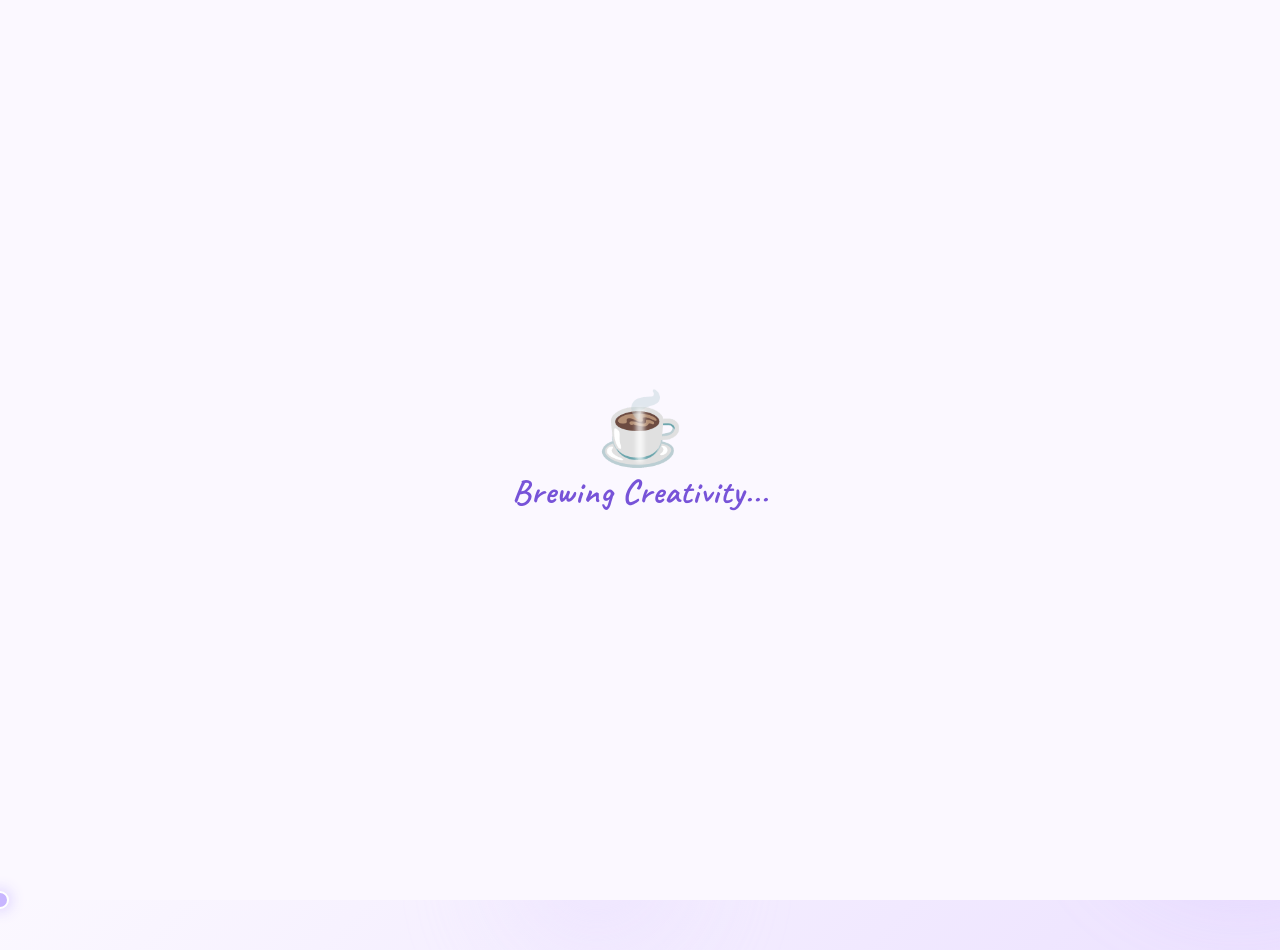
<file: index.html>
<!DOCTYPE html>
<html lang="en">

<head>
    <meta charset="UTF-8">
    <meta name="viewport" content="width=device-width, initial-scale=1.0">
    <title>Pixels & Coffee</title>
    <link rel="stylesheet" href="style.css">
    <link rel="preconnect" href="https://fonts.googleapis.com">
    <link rel="preconnect" href="https://fonts.gstatic.com" crossorigin>
    <link href="https://fonts.googleapis.com/css2?family=Caveat:wght@700&display=swap" rel="stylesheet">
</head>

<body>

    <div class="doodles">
        <span class="d1">☕</span>
        <span class="d2">✨</span>
        <span class="d3">🌸</span>
        <span class="d4">💜</span>
        <span class="d5">☁️</span>
    </div>

    <!-- Loading Screen -->
    <div id="loading-screen">

        <div class="coffee-loader">
            ☕
        </div>

        <div class="steam">
            <span></span>
            <span></span>
            <span></span>
        </div>

        <h2>Brewing Creativity...</h2>

    </div>

    <!-- Background -->
    <div class="blob blob1"></div>
    <div class="blob blob2"></div>
    <div class="blob blob3"></div>

    <!-- Landing Page -->
    <section class="landing">
        <div class="left">
            <h3>Hello, I'm</h3>
            <h1>Pixels & Coffee</h1>
            <p class="tagline">
                Turning Ideas Into Interfaces
            </p>

            <p class="small-text">
                Welcome to my little corner of creativity,
                where every pixel has a purpose
                and every coffee fuels a new idea.
            </p>

            <a href="home.html" class="enter-btn">
                Enter My World →
            </a>
        </div>

        <div class="right">
            <img src="Images/Coffee.png" alt="Coffee" class="Coffee">
            <img src="Images/About-Laptop.png" alt="About-Laptop" class="About-Laptop">
            <img src="Images/Books.png" alt="Books" class="Books">
            <img src="Images/About-Coffee.png" alt="About-Coffee" class="About-Coffee">
            <img src="Images/Star.png" alt="Star" class="Star">
        </div>
    </section>

    <!-- Footer -->
    <footer>
        Made with ☕ & 💜 by
        <span>Kanishka Goel</span>
    </footer>

    <div class="cursor"></div>
    <script src="script.js"></script>
    
</body>
</html>
</file>
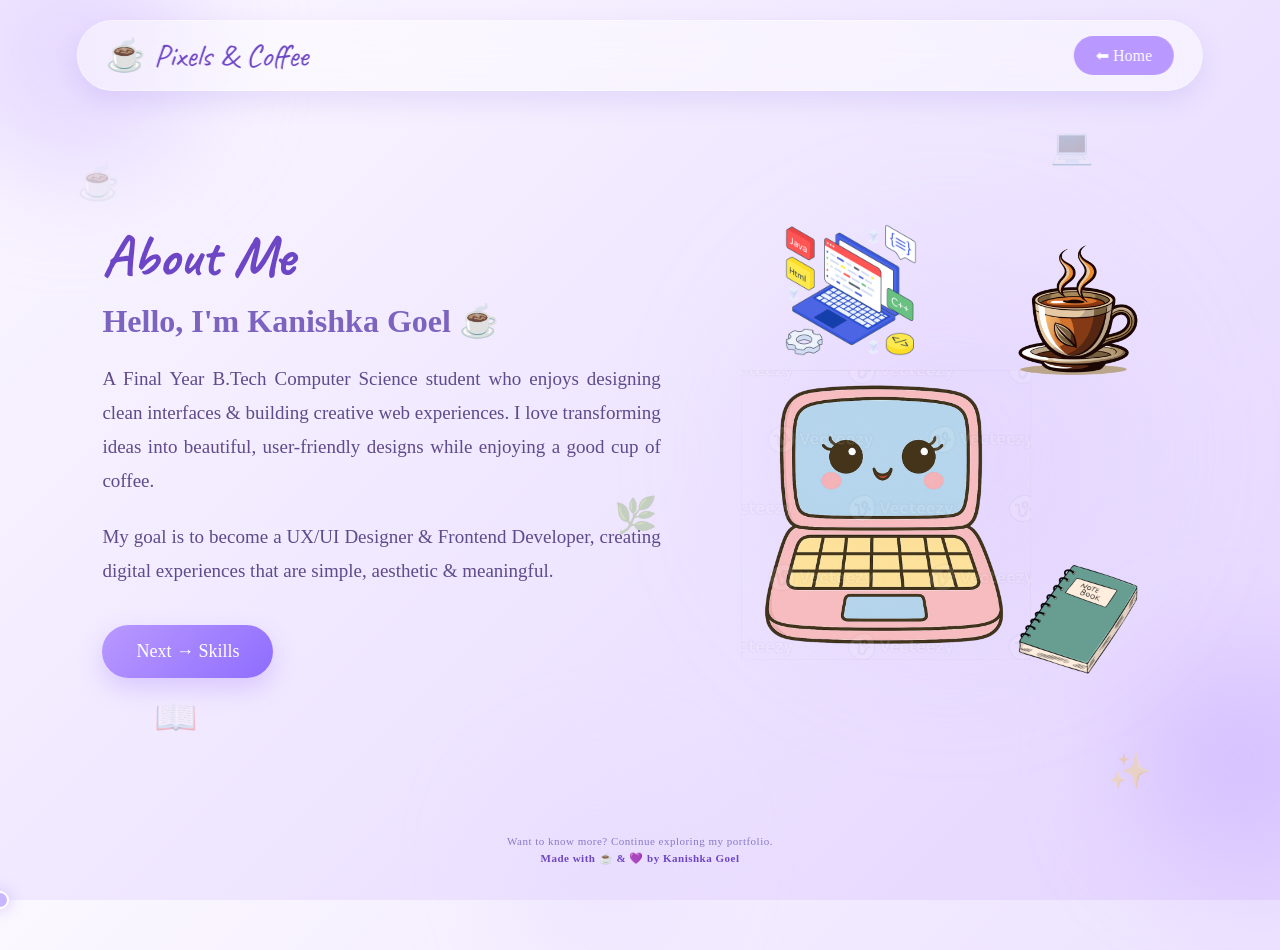
<file: about.html>
<!DOCTYPE html>
<html lang="en">

<head>
    <meta charset="UTF-8">
    <meta name="viewport" content="width=device-width, initial-scale=1.0">
    <title>About | Pixels & Coffee</title>
    <link rel="stylesheet" href="style.css">
    <link rel="preconnect" href="https://fonts.googleapis.com">
    <link rel="preconnect" href="https://fonts.gstatic.com" crossorigin>
    <link href="https://fonts.googleapis.com/css2?family=Caveat:wght@700&display=swap" rel="stylesheet">
</head>

<body>
    <div class="blob blob1"></div>
    <div class="blob blob2"></div>
    <div class="blob blob3"></div>

    <div class="doodles">
        <span class="d1">☕</span>
        <span class="d2">💻</span>
        <span class="d3">📖</span>
        <span class="d4">✨</span>
        <span class="d5">🌿</span>
    </div>

    <nav class="floating-nav">
        <div class="logo">
            ☕ Pixels & Coffee
        </div>

        <a href="home.html" class="home-btn">
            ⬅ Home
        </a>
    </nav>

    <section class="about-page">
        <div class="about-left">
            <h1>About Me</h1>
            <h2>Hello, I'm Kanishka Goel ☕</h2>

            <p>
                A Final Year B.Tech Computer Science student who enjoys
                designing clean interfaces & building creative web
                experiences. I love transforming ideas into beautiful,
                user-friendly designs while enjoying a good cup of coffee.
            </p>

            <p>
                My goal is to become a UX/UI Designer & Frontend Developer,
                creating digital experiences that are simple, aesthetic &
                meaningful.
            </p>

            <a href="skills.html" class="enter-btn">
                Next → Skills
            </a>
        </div>

        <div class="about-right">
            <img src="Images/About-Laptop.png" alt="Coding">
            <img src="Images/About-Coffee.png" alt="Coffee">
            <img src="Images/Laptop.png" alt="Laptop">
            <img src="Images/About-Notebook.png" alt="Notebook">
        </div>
    </section>

    <footer>
        <p>Want to know more? Continue exploring my portfolio.</p>
        <span>Made with ☕ & 💜 by Kanishka Goel</span>
    </footer>

    <div class="cursor"></div>
    <script src="script.js"></script>
</body>
</html>
</file>
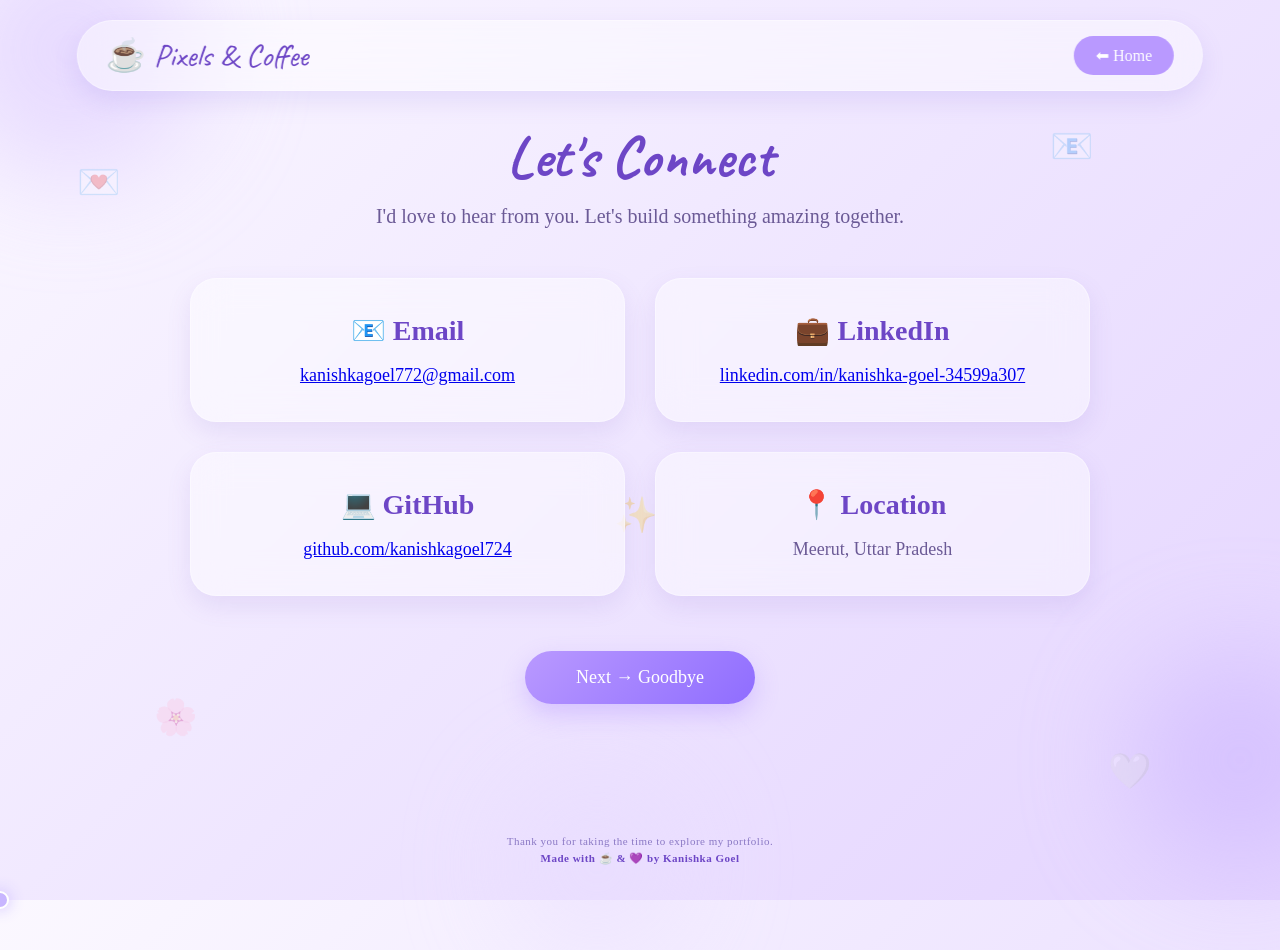
<file: contact.html>
<!DOCTYPE html>
<html lang="en">

<head>
    <meta charset="UTF-8">
    <meta name="viewport" content="width=device-width, initial-scale=1.0">
    <title>Contact | Pixels & Coffee</title>
    <link rel="stylesheet" href="style.css">
    <link rel="preconnect" href="https://fonts.googleapis.com">
    <link rel="preconnect" href="https://fonts.gstatic.com" crossorigin>
    <link href="https://fonts.googleapis.com/css2?family=Caveat:wght@700&display=swap" rel="stylesheet">
</head>

<body>
    <div class="blob blob1"></div>
    <div class="blob blob2"></div>
    <div class="blob blob3"></div>

    <div class="doodles">
        <span class="d1">💌</span>
        <span class="d2">📧</span>
        <span class="d3">🌸</span>
        <span class="d4">🤍</span>
        <span class="d5">✨</span>
    </div>

    <nav class="floating-nav">
        <div class="logo">
            ☕ Pixels & Coffee
        </div>

        <a href="home.html" class="home-btn">
            ⬅ Home
        </a>
    </nav>

    <section class="contact-page">
        <div class="contact-heading">
            <h1>Let's Connect</h1>
            <p>
                I'd love to hear from you. Let's build something amazing together.
            </p>
        </div>
       <div class="contact-box">
    
        <div class="contact-card">
        <h2>📧 Email</h2>
        <p>
            <a href="mailto:kanishkagoel772@gmail.com">
                kanishkagoel772@gmail.com
            </a>
        </p>
    </div>

    <div class="contact-card">
        <h2>💼 LinkedIn</h2>
        <p>
            <a href="https://www.linkedin.com/in/kanishka-goel-34599a307/" target="_blank">
                linkedin.com/in/kanishka-goel-34599a307
            </a>
        </p>
    </div>

    <div class="contact-card">
        <h2>💻 GitHub</h2>
        <p>
            <a href="https://github.com/kanishkagoel724" target="_blank">
                github.com/kanishkagoel724
            </a>
        </p>
    </div>

    <div class="contact-card">
        <h2>📍 Location</h2>
        <p>Meerut, Uttar Pradesh</p>
    </div>
    </div>

        <a href="goodbye.html" class="enter-btn">
            Next → Goodbye
        </a>
    </section>

    <footer>
        <p>
            Thank you for taking the time to explore my portfolio.
        </p>

        <span>
            Made with ☕ & 💜 by Kanishka Goel
        </span>
    </footer>

    <div class="cursor"></div>
    <script src="script.js"></script>

</body>
</html>
</file>
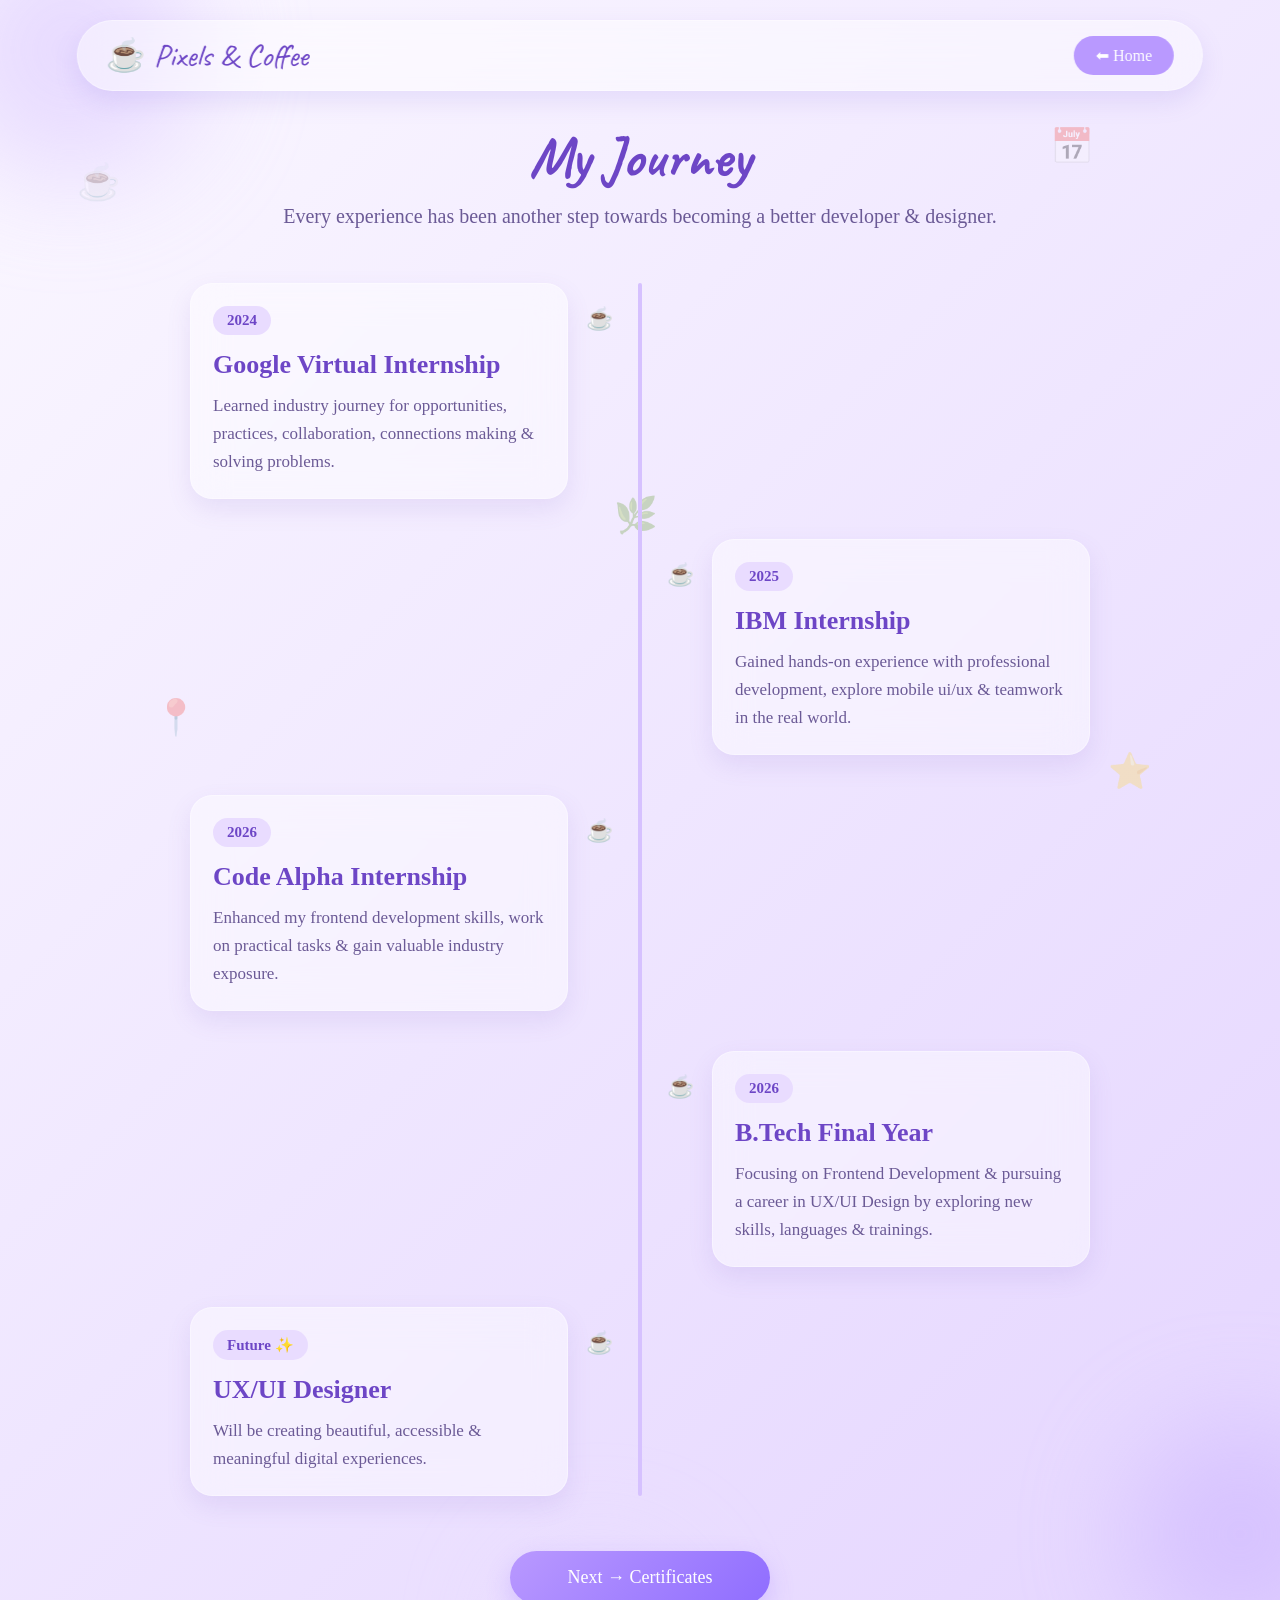
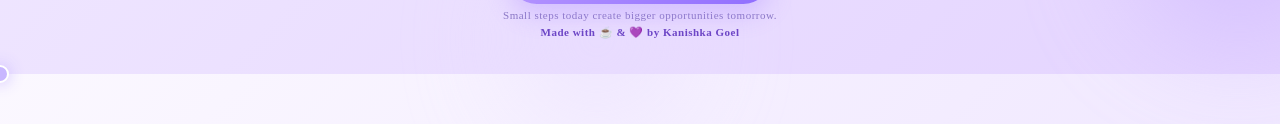
<file: experience.html>
<!DOCTYPE html>
<html lang="en">

<head>
    <meta charset="UTF-8">
    <meta name="viewport" content="width=device-width, initial-scale=1.0">
    <title>Experience | Pixels & Coffee</title>
    <link rel="stylesheet" href="style.css">
    <link rel="preconnect" href="https://fonts.googleapis.com">
    <link rel="preconnect" href="https://fonts.gstatic.com" crossorigin>
    <link href="https://fonts.googleapis.com/css2?family=Caveat:wght@700&display=swap" rel="stylesheet">
</head>

<body>
    <div class="blob blob1"></div>
    <div class="blob blob2"></div>
    <div class="blob blob3"></div>

    <div class="doodles">
        <span class="d1">☕</span>
        <span class="d2">📅</span>
        <span class="d3">📍</span>
        <span class="d4">⭐</span>
        <span class="d5">🌿</span>
    </div>

    <nav class="floating-nav">
        <div class="logo">
            ☕ Pixels & Coffee
        </div>

        <a href="home.html" class="home-btn">
            ⬅ Home
        </a>
    </nav>

    <section class="experience-page">
        <div class="experience-heading">
            <h1>My Journey</h1>
            <p>
                Every experience has been another step towards becoming a better developer & designer.
            </p>
        </div>

        <div class="timeline">
            <div class="timeline-card">
                <span>2024</span>
                <h2>Google Virtual Internship</h2>

                <p>
                    Learned industry journey for opportunities, practices, collaboration, connections making & solving problems.
                </p>
            </div>

            <div class="timeline-card">
                <span>2025</span>
            
                <h2>IBM Internship</h2>

                <p>
                    Gained hands-on experience with professional development, explore mobile ui/ux & teamwork in the real world.
                </p>
            </div>

            <div class="timeline-card">
                <span>2026</span>
            
                <h2>Code Alpha Internship</h2>

                <p>
                    Enhanced my frontend development skills, work on practical tasks & gain valuable industry exposure.
                </p>
            </div>

            <div class="timeline-card">
                <span>2026</span>

                <h2>B.Tech Final Year</h2>

                <p>
                    Focusing on Frontend Development & pursuing a career in UX/UI Design by exploring new skills, languages & trainings.
                </p>
            </div>

            <div class="timeline-card">
                <span>Future ✨</span>

                <h2>UX/UI Designer</h2>

                <p>
                    Will be creating beautiful, accessible & meaningful digital experiences.
                </p>
            </div>
        </div>

        <a href="certificates.html" class="enter-btn">
            Next → Certificates
        </a>
    </section>

    <footer>
        <p>
            Small steps today create bigger opportunities tomorrow.
        </p>

        <span>
            Made with ☕ & 💜 by Kanishka Goel
        </span>
    </footer>

    <div class="cursor"></div>
    <script src="script.js"></script>

</body>
</html>
</file>
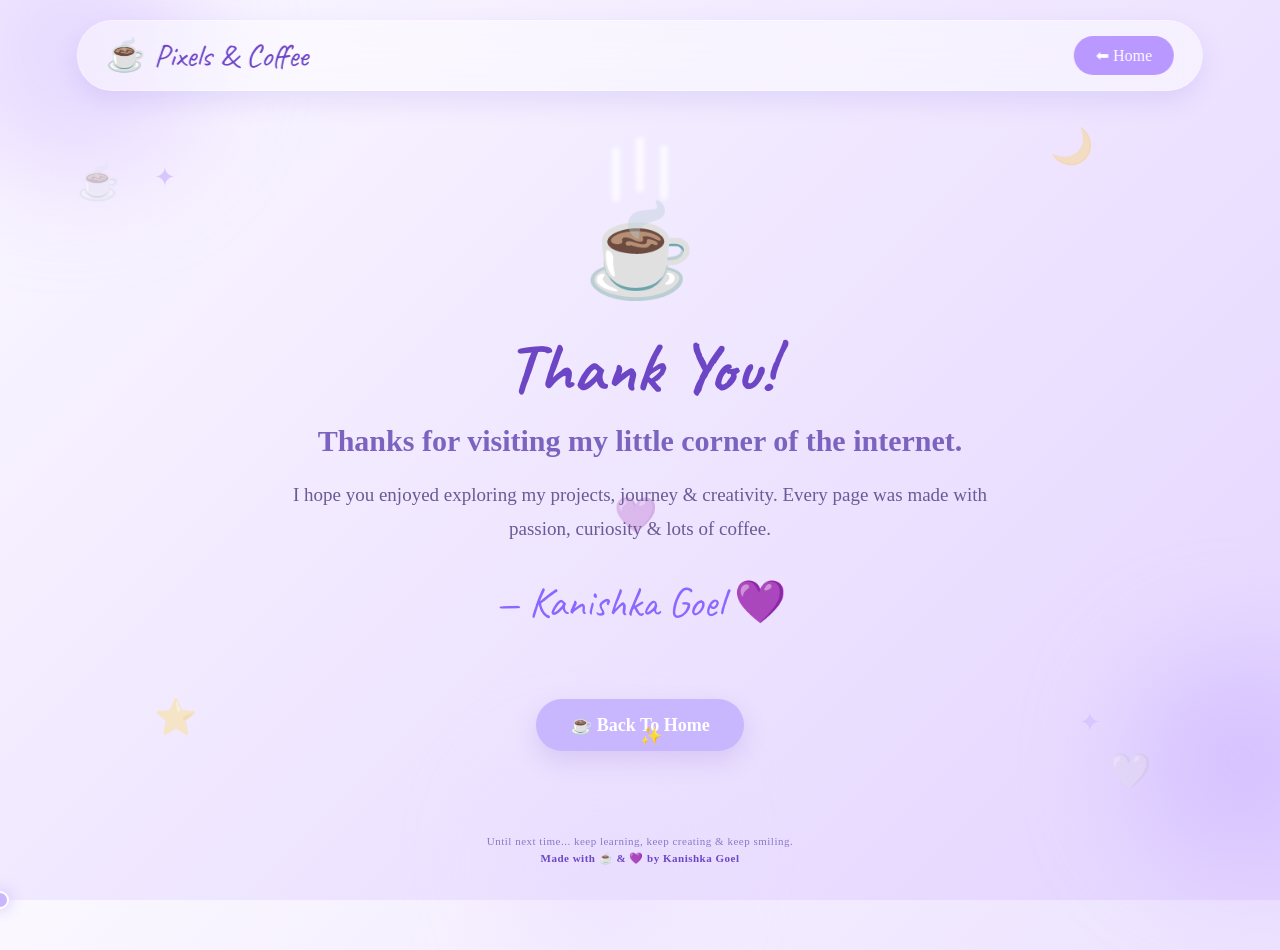
<file: goodbye.html>
<!DOCTYPE html>
<html lang="en">

<head>
    <meta charset="UTF-8">
    <meta name="viewport" content="width=device-width, initial-scale=1.0">
    <title>Goodbye | Pixels & Coffee</title>
    <link rel="stylesheet" href="style.css">
    <link rel="preconnect" href="https://fonts.googleapis.com">
    <link rel="preconnect" href="https://fonts.gstatic.com" crossorigin>
    <link href="https://fonts.googleapis.com/css2?family=Caveat:wght@700&display=swap" rel="stylesheet">
</head>

<body>
    <div class="blob blob1"></div>
    <div class="blob blob2"></div>
    <div class="blob blob3"></div>
    
    <div class="doodles">
        <span class="d1">☕</span>
        <span class="d2">🌙</span>
        <span class="d3">⭐</span>
        <span class="d4">🤍</span>
        <span class="d5">💜</span>
    </div>

    <nav class="floating-nav">
        <div class="logo">
            ☕ Pixels & Coffee
        </div>

        <a href="home.html" class="home-btn">
            ⬅ Home
        </a>
    </nav>

    <section class="goodbye-page">
        <div class="coffee-cup">
            ☕
            <span class="steam steam1"></span>
            <span class="steam steam2"></span>
            <span class="steam steam3"></span>
        </div>

        <h1>Thank You!</h1>
        <h2>Thanks for visiting my little corner of the internet.</h2>

        <p>
            I hope you enjoyed exploring my projects, journey & creativity.
            Every page was made with passion, curiosity & lots of coffee.
        </p>

        <div class="signature">
            — Kanishka Goel 💜
        </div>

        <a href="index.html" class="enter-btn">
            ☕ Back To Home
        </a>
    </section>

    <footer>

        <p>
            Until next time... keep learning, keep creating & keep smiling.
        </p>

        <span>
            Made with ☕ & 💜 by Kanishka Goel
        </span>
    </footer>

    <div class="cursor"></div>
    <script src="script.js"></script>

</body>
</html>
</file>
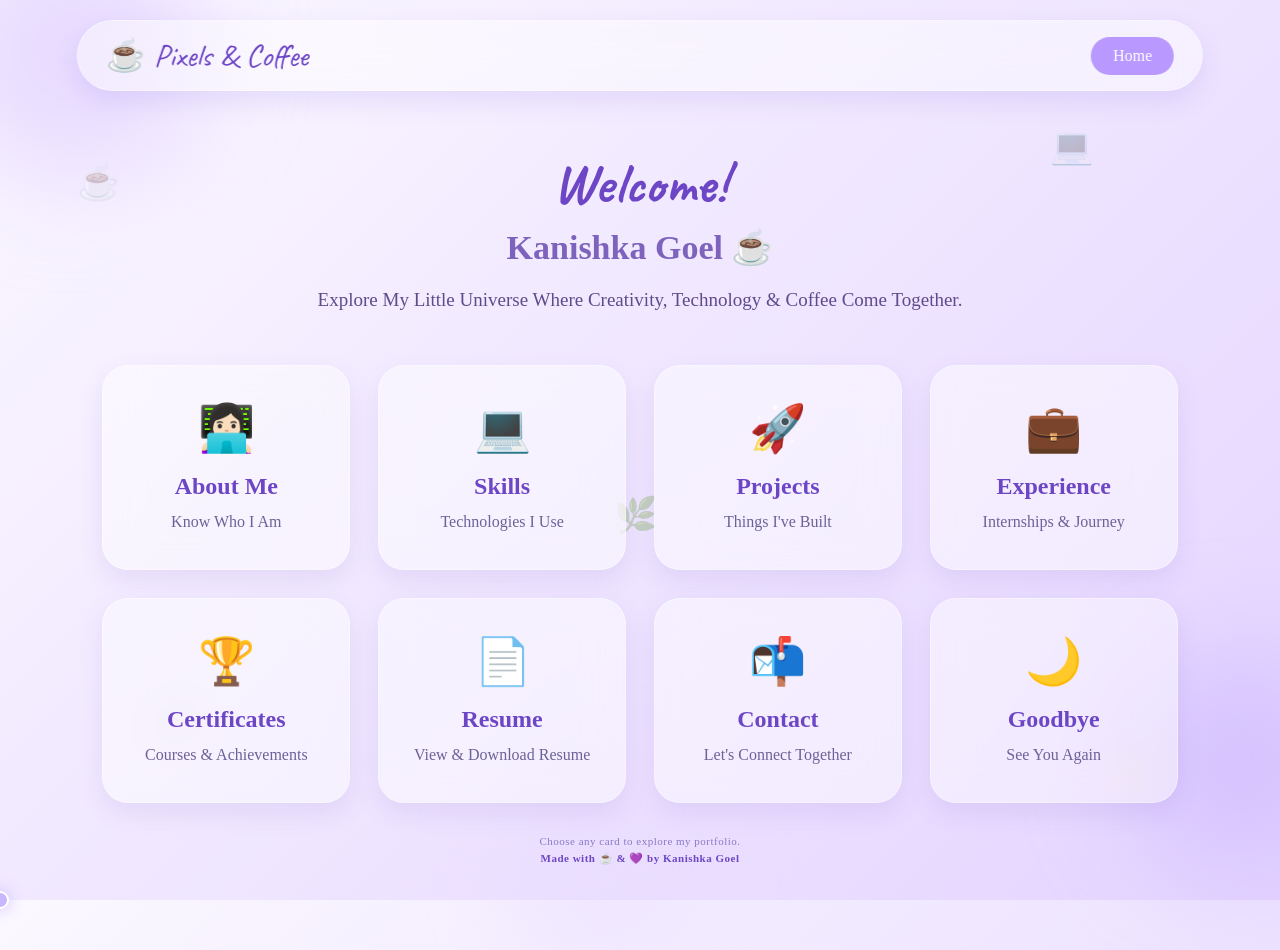
<file: home.html>
<!DOCTYPE html>
<html lang="en">

<head>
    <meta charset="UTF-8">
    <meta name="viewport" content="width=device-width, initial-scale=1.0">
    <title>Home | Pixels & Coffee</title>
    <link rel="stylesheet" href="style.css">
    <link rel="preconnect" href="https://fonts.googleapis.com">
    <link rel="preconnect" href="https://fonts.gstatic.com" crossorigin>
    <link href="https://fonts.googleapis.com/css2?family=Caveat:wght@700&display=swap" rel="stylesheet">
</head>

<body>
    <div class="blob blob1"></div>
    <div class="blob blob2"></div>
    <div class="blob blob3"></div>
    
    <div class="doodles">
        <span class="d1">☕</span>
        <span class="d2">💻</span>
        <span class="d3">📖</span>
        <span class="d4">✨</span>
        <span class="d5">🌿</span>
    </div>   

    <!-- Floating Navbar -->
    <nav class="floating-nav">
        <div class="logo">
            ☕ Pixels & Coffee
        </div>

        <a href="index.html" class="home-btn">
            Home
        </a>
    </nav>

    <!-- Home Section -->
    <section class="home-page">
        <div class="welcome">
            <h1>Welcome!</h1>
            <h2>Kanishka Goel ☕</h2>

            <p>
                Explore My Little Universe Where Creativity,
                Technology & Coffee Come Together.
            </p>
        </div>

        <div class="menu-grid">
            <a href="about.html" class="menu-card">
                <span>👩🏻‍💻</span>
                <h3>About Me</h3>
                <p>Know Who I Am</p>
            </a>

            <a href="skills.html" class="menu-card">
                <span>💻</span>
                <h3>Skills</h3>
                <p>Technologies I Use</p>
            </a>

            <a href="projects.html" class="menu-card">
                <span>🚀</span>
                <h3>Projects</h3>
                <p>Things I've Built</p>
            </a>

            <a href="experience.html" class="menu-card">
                <span>💼</span>
                <h3>Experience</h3>
                <p>Internships & Journey</p>
            </a>

            <a href="certificates.html" class="menu-card">
                <span>🏆</span>
                <h3>Certificates</h3>
                <p>Courses & Achievements</p>
            </a>

            <a href="resume.html" class="menu-card">
                <span>📄</span>
                <h3>Resume</h3>
                <p>View & Download Resume</p>
            </a>

            <a href="contact.html" class="menu-card">
                <span>📬</span>
                <h3>Contact</h3>
                <p>Let's Connect Together</p>
            </a>

            <a href="goodbye.html" class="menu-card">
                <span>🌙</span>
                <h3>Goodbye</h3>
                <p>See You Again</p>
            </a>
        </div>
    </section>

    <footer>
        <p>
            Choose any card to explore my portfolio.
        </p>

        <span>
            Made with ☕ & 💜 by Kanishka Goel
        </span>

    </footer>

    <div class="cursor"></div>
    <script src="script.js"></script>
</body>
</html>
</file>
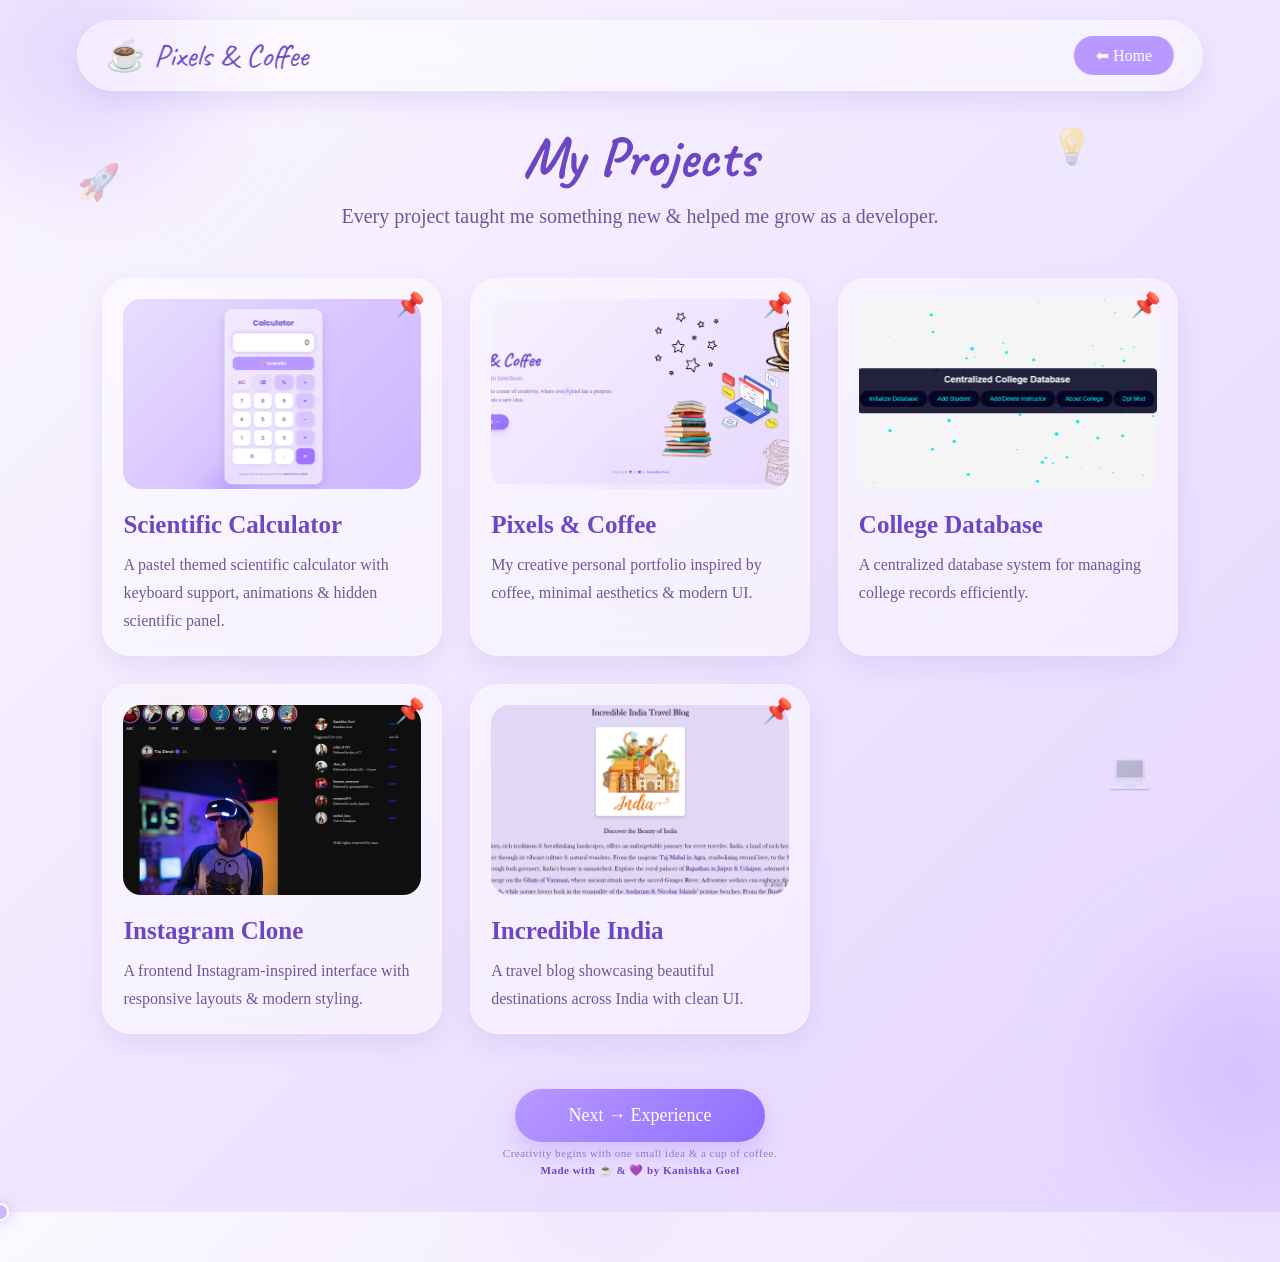
<file: projects.html>
<!DOCTYPE html>
<html lang="en">

<head>
    <meta charset="UTF-8">
    <meta name="viewport" content="width=device-width, initial-scale=1.0">
    <title>Projects | Pixels & Coffee</title>
    <link rel="stylesheet" href="style.css">
    <link rel="preconnect" href="https://fonts.googleapis.com">
    <link rel="preconnect" href="https://fonts.gstatic.com" crossorigin>
    <link href="https://fonts.googleapis.com/css2?family=Caveat:wght@700&display=swap" rel="stylesheet">
</head>

<body>
    <div class="blob blob1"></div>
    <div class="blob blob2"></div>
    <div class="blob blob3"></div>

    <div class="doodles">
        <span class="d1">🚀</span>
        <span class="d2">💡</span>
        <span class="d3">🎨</span>
        <span class="d4">💻</span>
        <span class="d5">✨</span>
   </div>

    <nav class="floating-nav">

        <div class="logo">
            ☕ Pixels & Coffee
        </div>

        <a href="home.html" class="home-btn">
            ⬅ Home
        </a>
    </nav>

    <section class="projects-page">
        <div class="projects-heading">
            <h1>My Projects</h1>

            <p>
                Every project taught me something new & helped me grow as a developer.
            </p>
        </div>

        <div class="projects-grid">
            <div class="project-card">
                <img src="Images/Calculator.png" alt="Scientific Calculator">
                <h2>Scientific Calculator</h2>

                <p>
                    A pastel themed scientific calculator with keyboard support,
                    animations & hidden scientific panel.
                </p>
            </div>

            <div class="project-card">
                <img src="Images/Pixels & Coffee.png" alt="Pixels & Coffee">
                <h2>Pixels & Coffee</h2>

                <p>
                    My creative personal portfolio inspired by coffee,
                    minimal aesthetics & modern UI.
                </p>
            </div>

            <div class="project-card">
                <img src="Images/Database.png" alt="Database">
                <h2>College Database</h2>

                <p>
                    A centralized database system for managing
                    college records efficiently.
                </p>
            </div>

            <div class="project-card">
                <img src="Images/IG-Clone.png" alt="Instagram Clone">

                <h2>Instagram Clone</h2>

                <p>
                    A frontend Instagram-inspired interface with
                    responsive layouts & modern styling.
                </p>
            </div>

            <div class="project-card">
                <img src="Images/Blog.png" alt="Travel Blog">

                <h2>Incredible India</h2>

                <p>
                    A travel blog showcasing beautiful destinations
                    across India with clean UI.
                </p>
            </div>
        </div>

        <a href="experience.html" class="enter-btn">
            Next → Experience
        </a>
    </section>

    <footer>
        <p>
            Creativity begins with one small idea & a cup of coffee.
        </p>

        <span>
            Made with ☕ & 💜 by Kanishka Goel
        </span>
    </footer>

    <div class="cursor"></div>
    <script src="script.js"></script>

</body>
</html>
</file>
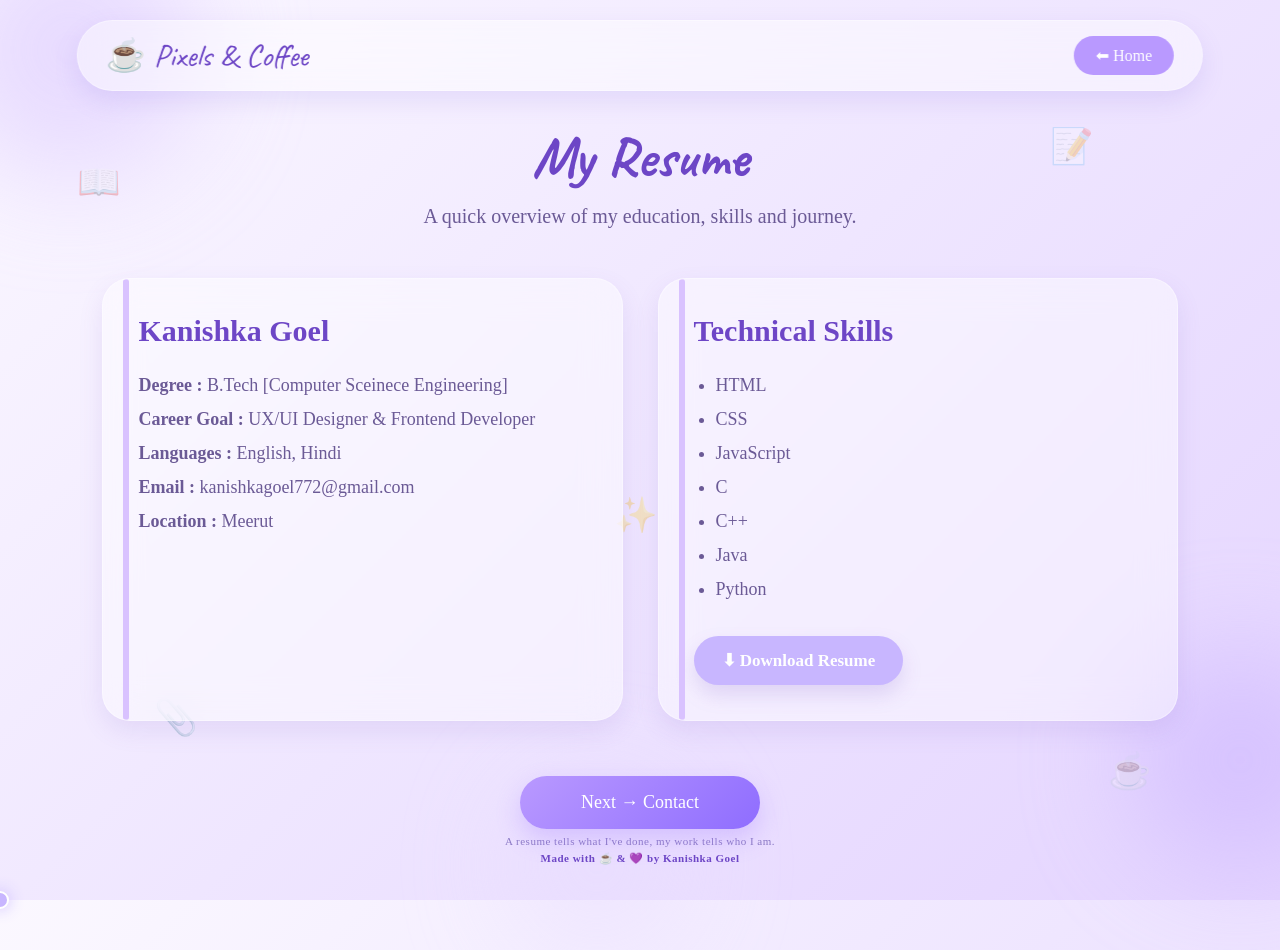
<file: resume.html>
<!DOCTYPE html>
<html lang="en">

<head>
    <meta charset="UTF-8">
    <meta name="viewport" content="width=device-width, initial-scale=1.0">
    <title>Resume | Pixels & Coffee</title>
    <link rel="stylesheet" href="style.css">
    <link rel="preconnect" href="https://fonts.googleapis.com">
    <link rel="preconnect" href="https://fonts.gstatic.com" crossorigin>
    <link href="https://fonts.googleapis.com/css2?family=Caveat:wght@700&display=swap" rel="stylesheet">
</head>

<body>
    <div class="blob blob1"></div>
    <div class="blob blob2"></div>
    <div class="blob blob3"></div>
    
    <div class="doodles">
        <span class="d1">📖</span>
        <span class="d2">📝</span>
        <span class="d3">📎</span>
        <span class="d4">☕</span>
        <span class="d5">✨</span>
    </div>
    
    <nav class="floating-nav">
        <div class="logo">
            ☕ Pixels & Coffee
        </div>

        <a href="home.html" class="home-btn">
            ⬅ Home
        </a>
    </nav>

    <section class="resume-page">
        <div class="resume-heading">
            <h1>My Resume</h1>

            <p>
                A quick overview of my education, skills and journey.
            </p>
        </div>

        <div class="resume-book">
            <div class="resume-left">
                <h2>Kanishka Goel</h2>

                <p><strong>Degree :</strong> B.Tech [Computer Sceinece Engineering]</p>
                <p><strong>Career Goal :</strong> UX/UI Designer & Frontend Developer</p>
                <p><strong>Languages :</strong> English, Hindi</p>
                <p><strong>Email :</strong> kanishkagoel772@gmail.com</p>
                <p><strong>Location :</strong> Meerut</p>
            </div>

            <div class="resume-right">
                <h2>Technical Skills</h2>

                <ul>
                    <li>HTML</li>
                    <li>CSS</li>
                    <li>JavaScript</li>
                    <li>C</li>
                    <li>C++</li>
                    <li>Java</li>
                    <li>Python</li>
                </ul>

                <a href="Documents/Resume.pdf" download class="download-btn">
                    ⬇ Download Resume
                </a>
            </div>
        </div>

        <a href="contact.html" class="enter-btn">
            Next → Contact
        </a>
    </section>

    <footer>
        <p>
            A resume tells what I've done, my work tells who I am.
        </p>

        <span>
            Made with ☕ & 💜 by Kanishka Goel
        </span>
    </footer>

    <div class="cursor"></div>
    <script src="script.js"></script>
</body>
</html>
</file>
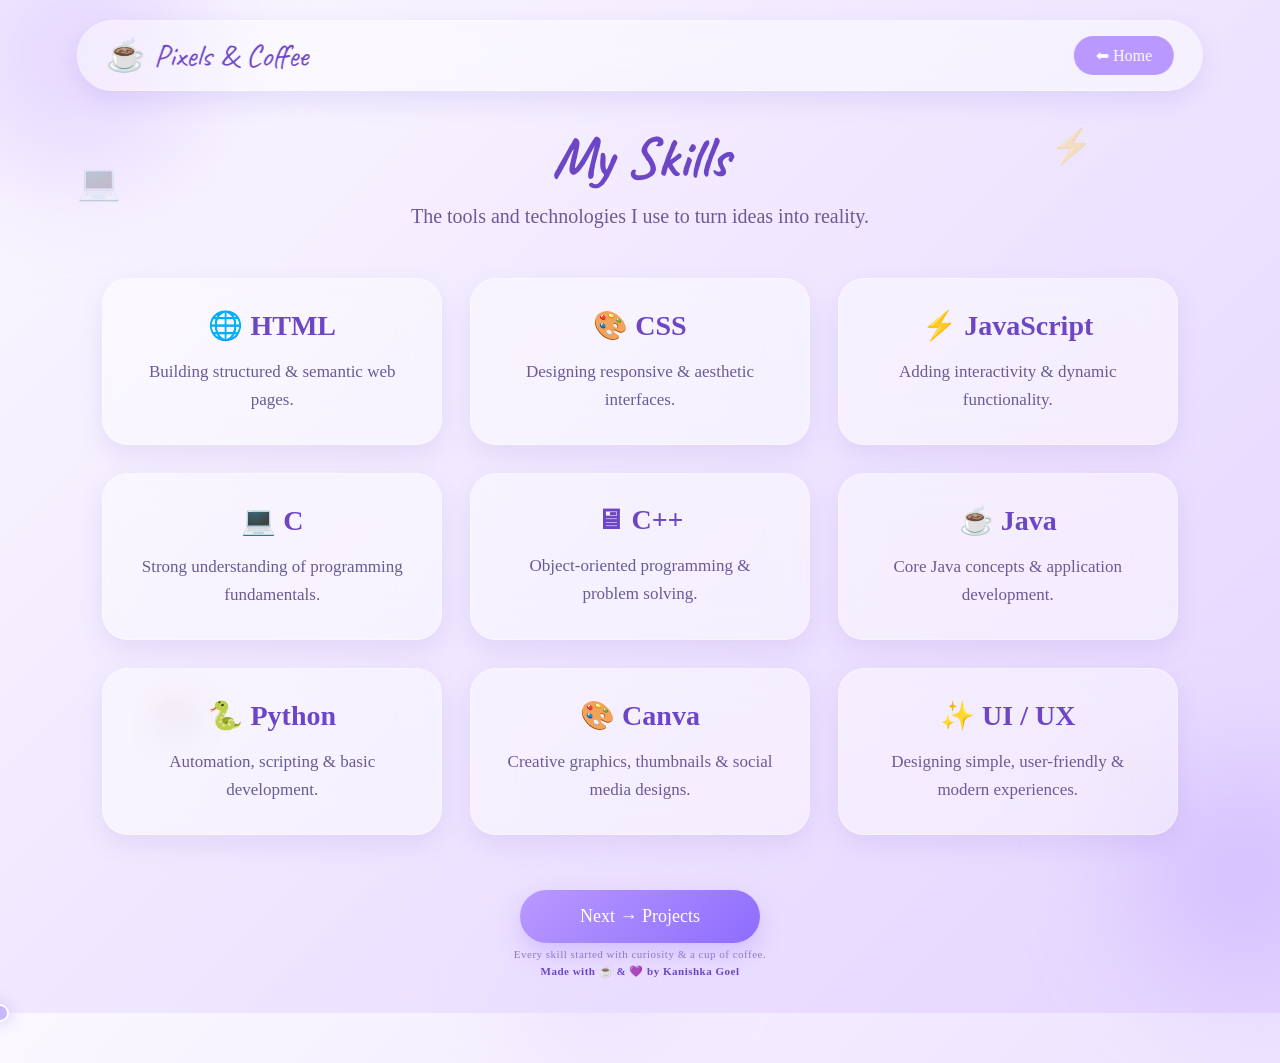
<file: skills.html>
<!DOCTYPE html>
<html lang="en">

<head>
    <meta charset="UTF-8">
    <meta name="viewport" content="width=device-width, initial-scale=1.0">
    <title>Skills | Pixels & Coffee</title>
    <link rel="stylesheet" href="style.css">
    <link rel="preconnect" href="https://fonts.googleapis.com">
    <link rel="preconnect" href="https://fonts.gstatic.com" crossorigin>
    <link href="https://fonts.googleapis.com/css2?family=Caveat:wght@700&display=swap" rel="stylesheet">
</head>

<body>
    <div class="blob blob1"></div>
    <div class="blob blob2"></div>
    <div class="blob blob3"></div>

    <div class="doodles">
        <span class="d1">💻</span>
        <span class="d2">⚡</span>
        <span class="d3">📚</span>
        <span class="d4">☕</span>
        <span class="d5">🖱️</span>
    </div>

    <nav class="floating-nav">
        <div class="logo">
            ☕ Pixels & Coffee
        </div>

        <a href="home.html" class="home-btn">
            ⬅ Home
        </a>
    </nav>

    <section class="skills-page">

        <div class="skills-heading">
            <h1>My Skills</h1>

            <p>
                The tools and technologies I use to turn ideas into reality.
            </p>
        </div>

        <div class="skills-grid">

            <div class="skill-card">
                <h2>🌐 HTML</h2>
                <p>Building structured & semantic web pages.</p>
            </div>

            <div class="skill-card">
                <h2>🎨 CSS</h2>
                <p>Designing responsive & aesthetic interfaces.</p>
            </div>

            <div class="skill-card">
                <h2>⚡ JavaScript</h2>
                <p>Adding interactivity & dynamic functionality.</p>
            </div>

            <div class="skill-card">
                <h2>💻 C</h2>
                <p>Strong understanding of programming fundamentals.</p>
            </div>

            <div class="skill-card">
                <h2>🖥 C++</h2>
                <p>Object-oriented programming & problem solving.</p>
            </div>

            <div class="skill-card">
                <h2>☕ Java</h2>
                <p>Core Java concepts & application development.</p>
            </div>

            <div class="skill-card">
                <h2>🐍 Python</h2>
                <p>Automation, scripting & basic development.</p>
            </div>

            <div class="skill-card">
                <h2>🎨 Canva</h2>
                <p>Creative graphics, thumbnails & social media designs.</p>
            </div>

            <div class="skill-card">
                <h2>✨ UI / UX</h2>
                <p>Designing simple, user-friendly & modern experiences.</p>
            </div>
        </div>

        <a href="projects.html" class="enter-btn">
            Next → Projects
        </a>
    </section>

    <footer>
        <p>
            Every skill started with curiosity & a cup of coffee.
        </p>

        <span>
            Made with ☕ & 💜 by Kanishka Goel
        </span>
    </footer>

    <div class="cursor"></div>
    <script src="script.js"></script>
</body>
</html>
</file>
<file: style.css>
*{
    margin:0;
    padding:0;
    box-sizing:border-box;
    font-family:'Times New Roman',serif;
    scroll-behavior:smooth;
}

body{
    min-height:100vh;
    overflow-x:hidden;
    overflow-y:auto;
    background:linear-gradient(135deg,#fbf8ff,#efe6ff,#e4d4ff);
    position:relative;
}

/*========== LOADING SCREEN ==========*/
#loading-screen{
    position:fixed;
    inset:0;
    background:#fbf8ff;
    display:flex;
    flex-direction:column;
    justify-content:center;
    align-items:center;
    z-index:9999;
}

.coffee-loader{
    font-size:70px;
    animation:floatCoffee 2s ease-in-out infinite;
}

.steam{
    display:flex;
    gap:8px;
    margin-top:-12px;
    margin-bottom:18px;
}

.steam span{
    width:6px;
    height:38px;
    background:rgba(180,150,255,.35);
    border-radius:20px;
    animation:steam 2s infinite;
}

.steam span:nth-child(2){
    animation-delay:.3s;
}

.steam span:nth-child(3){
    animation-delay:.6s;
}

#loading-screen h2{
    font-family:'Caveat',cursive;
    font-size:34px;
    color:#7753d8;
    letter-spacing:1px;
}

@keyframes steam{
    0%{
        opacity:0;
        transform:translateY(10px);
    }

    50%{
        opacity:1;
    }

    100%{
        opacity:0;
        transform:translateY(-25px);
    }
}

@keyframes floatCoffee{
    0%,100%{
        transform:translateY(0);
    }

    50%{
        transform:translateY(-10px);
    }
}

/*========== BACKGROUND BLOBS ==========*/
.blob{
    position:absolute;
    border-radius:50%;
    filter:blur(55px);
    opacity:.55;
    animation:blobMove 8s ease-in-out infinite;
}

.blob1{
    width:260px;
    height:260px;
    background:#d9c5ff;
    top:-80px;
    left:-60px;
}

.blob2{
    width:220px;
    height:220px;
    background:#cab2ff;
    right:-70px;
    bottom:30px;
    animation-delay:2s;
}

.blob3{
    width:170px;
    height:170px;
    background:#e8dcff;
    left:40%;
    bottom:-50px;
    animation-delay:4s;
}

@keyframes blobMove{
    0%,100%{
        transform:translateY(0);
    }

    50%{
        transform:translateY(-20px);
    }
}

/*========== LANDING PAGE ==========*/
.landing{
    width:100%;
    height:100vh;
    display:flex;
    justify-content:space-between;
    align-items:center;
    padding:0 8%;
    position:relative;
    z-index:5;
}

.left{
    width:48%;
}

.left h3{
    font-size:24px;
    color:#6f54c8;
    margin-bottom:8px;
}

.left h1{
    font-family:'Caveat',cursive;
    font-size:64px;
    color:#6544c5;
    margin-bottom:10px;
}

.tagline{
    font-size:22px;
    color:#8668db;
    margin-bottom:18px;
}

.small-text{
    width:90%;
    line-height:30px;
    font-size:19px;
    color:#5c4b82;
}

/*========== ENTER BUTTON ==========*/
.enter-btn{
    display:inline-block;
    margin-top:35px;
    padding:16px 34px;
    text-decoration:none;
    background:linear-gradient(135deg,#b999ff,#8f6dff);
    color:#fff;
    border-radius:50px;
    font-size:18px;
    transition:.35s;
    box-shadow:0 10px 25px rgba(160,120,255,.30);
    position:relative;
    overflow:hidden;
}

.enter-btn:hover{
    transform:translateY(-6px) scale(1.03);
    box-shadow:0 18px 35px rgba(160,120,255,.45);
}

.enter-btn:active{
    transform:scale(.95);
}

.enter-btn::after{
    content:"";
    position:absolute;
    width:0;
    height:0;
    background:rgba(255,255,255,.35);
    border-radius:50%;
    left:50%;
    top:50%;
    transform:translate(-50%,-50%);
    transition:.45s;
}

.enter-btn:active::after{
    width:280px;
    height:280px;
}

/*========== RIGHT SIDE ==========*/

.right{
    width:42%;
    display:flex;
    justify-content:center;
    align-items:center;
    position:relative;
}

.right img{
    position:absolute;
    user-select:none;
    pointer-events:none;
    animation:floatItems 5s ease-in-out infinite;
}

.Books{
    width:270px;
    height:auto;    
    top:30px;
    right:370px;
}

.About-Laptop{
    width:270px;
    height:auto;
    top:-70px;
    right:150px;
    animation-delay:.5s;
}

.About-Coffee{
    width:250px;
    height:auto;
    top:-270px;
    right:0;
    animation-delay:1s;
}

.Coffee{
    width:199px;
    height:auto;
    top:170px;
    right: 72px;
    animation-delay:1.5s;
}

.Star{
    width:270px;
    height:auto;
    top:-270px;
    right:370px;
    animation-delay:2s;
}

@keyframes floatItems{
    0%,100%{
        transform:translateY(0);
    }

    50%{
        transform:translateY(-12px);
    }
}

/*========== FOOTER ==========*/
footer{
    position:absolute;
    bottom:15px;
    left:50%;
    transform:translateX(-50%);
    font-size:12px;
    color:#8b79c5;
    letter-spacing:.6px;
}

footer span{
    color:#6842cf;
    font-weight:bold;
}

/*========== RESPONSIVE ==========*/
@media(max-width:950px){
    .landing{
        flex-direction:column;
        justify-content:center;
        text-align:center;
        gap:40px;
        padding:40px 20px;
    }

    .left{
        width:100%;
    }

    .right{
        width:100%;
        height:350px;
    }

    .left h1{
        font-size:54px;
    }

    .tagline{
        font-size:20px;
    }

    .small-text{
        width:100%;
        font-size:18px;
        line-height:28px;
    }

    .coffee{
        width:130px;
        left:50%;
        transform:translateX(-50%);
    }

    .laptop{
        width:250px;
        left:50%;
        top:110px;
        transform:translateX(-50%);
    }

    .notebook{
        display:none;
    }

    .plant{
        display:none;
    }
}

@media(max-width:600px){
    .left h1{
        font-size:46px;
    }

    .left h3{
        font-size:22px;
    }

    .tagline{
        font-size:18px;
    }

    .small-text{
        font-size:17px;
        line-height:26px;
    }

    .enter-btn{
        padding:14px 28px;
        font-size:16px;
    }
}

/*========== SELECTION ==========*/
::selection{
    background:#b999ff;
    color:#fff;
}

/*========== SPARKLE ==========*/
.sparkle{
    position:absolute;
    width:8px;
    height:8px;
    border-radius:50%;
    background:#b999ff;
    pointer-events:none;
    animation:spark .8s linear forwards;
    z-index:99999;
}

@keyframes spark{
    from{
        opacity:1;
        transform:translate(0,0) scale(1);
    }

    to{
        opacity:0;
        transform:translate(var(--x),var(--y)) scale(0);
    }
}

/*========== PAGE FADE ==========*/
.fade-out{
    animation:pageFade .5s forwards;
}

@keyframes pageFade{
    from{
        opacity:1;
    }

    to{
        opacity:0;
    }
}

/*========== HOME PAGE ==========*/
.floating-nav{
    position:fixed;
    top:20px;
    left:50%;
    transform:translateX(-50%);
    width:88%;
    padding:14px 28px;
    display:flex;
    justify-content:space-between;
    align-items:center;
    background:rgba(255,255,255,.45);
    backdrop-filter:blur(18px);
    border:1px solid rgba(255,255,255,.35);
    border-radius:50px;
    box-shadow:0 10px 25px rgba(130,100,220,.15);
    z-index:999;
}

.logo{
    font-family:'Caveat',cursive;
    font-size:32px;
    color:#6d46c6;
}

.home-btn{
    text-decoration:none;
    color:#fff;
    background:#b999ff;
    padding:10px 22px;
    border-radius:30px;
    transition:.3s;
}

.home-btn:hover{
    background:#9d79ff;
    transform:translateY(-3px);
}

.home-page{
    min-height:100vh;
    display:flex;
    flex-direction:column;
    justify-content:center;
    align-items:center;
    padding:120px 8% 70px;
}

.welcome{
    text-align:center;
    margin-bottom:50px;
}

.welcome h1{
    font-family:'Caveat',cursive;
    font-size:56px;
    color:#6d46c6;
}

.welcome h2{
    margin-top:8px;
    font-size:34px;
    color:#7d63bc;
}

.welcome p{
    margin-top:18px;
    font-size:19px;
    color:#5f4b8b;
    line-height:30px;
    max-width:650px;
}
/*========== MENU GRID ==========*/
.menu-grid{
    width:100%;
    display:grid;
    grid-template-columns:repeat(4,1fr);
    gap:28px;
}

.menu-card{
    text-decoration:none;
    background:rgba(255,255,255,.45);
    backdrop-filter:blur(18px);
    border:1px solid rgba(255,255,255,.35);
    border-radius:26px;
    padding:35px 25px;
    text-align:center;
    transition:.35s;
    box-shadow:0 10px 25px rgba(120,90,200,.12);
    position:relative;
    overflow:hidden;
}

.menu-card::before{
    content:"";
    position:absolute;
    inset:0;
    background:linear-gradient(135deg,rgba(255,255,255,.15),rgba(185,153,255,.18));
    opacity:0;
    transition:.35s;
}

.menu-card:hover::before{
    opacity:1;
}

.menu-card:hover{
    transform:translateY(-10px) scale(1.03);
    box-shadow:0 18px 35px rgba(120,90,200,.22);
}

.menu-card span{
    display:block;
    font-size:46px;
    margin-bottom:18px;
    transition:.35s;
}

.menu-card:hover span{
    transform:scale(1.15) rotate(-6deg);
}

.menu-card h3{
    font-size:24px;
    color:#6d46c6;
    margin-bottom:10px;
}

.menu-card p{
    font-size:16px;
    color:#6d6298;
    line-height:24px;
}

/*========== FOOTER ==========*/
footer{
    width:100%;
    text-align:center;
    padding:20px;
    color:#8b79c5;
    font-size:11px;
    letter-spacing:.5px;
}

footer p{
    margin-bottom:5px;
}

footer span{
    color:#6d46c6;
    font-weight:bold;
}

/*========== RESPONSIVE ==========*/
@media(max-width:1100px){
    .menu-grid{
        grid-template-columns:repeat(2,1fr);
    }
}

@media(max-width:700px){
    .floating-nav{
        width:94%;
        padding:12px 18px;
    }

    .logo{
        font-size:26px;
    }

    .welcome h1{
        font-size:48px;
    }

    .welcome h2{
        font-size:28px;
    }

    .welcome p{
        font-size:17px;
        line-height:28px;
    }

    .menu-grid{
        grid-template-columns:1fr;
    }

    .menu-card{
        padding:28px 20px;
    }
}

/*========== ABOUT PAGE ==========*/
.about-page{
    min-height:100vh;
    display:flex;
    justify-content:space-between;
    align-items:center;
    padding:120px 8%;
    gap:60px;
    position:relative;
    z-index:2;
}

.about-left{
    width:55%;
}

.about-left h1{
    font-family:'Caveat',cursive;
    font-size:58px;
    color:#6d46c6;
    margin-bottom:10px;
}

.about-left h2{
    font-size:32px;
    color:#7b63bf;
    margin-bottom:22px;
}

.about-left p{
    font-size:19px;
    line-height:34px;
    color:#5f4b8b;
    margin-bottom:22px;
    text-align:justify;
}

.about-right{
    width:45%;
    height:500px;
    position:relative;
}

.about-right img{
    position:absolute;
    animation:floatItems 5s ease-in-out infinite;
    user-select:none;
}

.about-right img:nth-child(1){
    width:180px;
    top:0;
    left:40px;
}

.about-right img:nth-child(2){
    width:140px;
    top:40px;
    right:30px;
    animation-delay:1s;
}

.about-right img:nth-child(3){
    width:290px;
    bottom:40px;
    left:20px;
    animation-delay:2s;
}

.about-right img:nth-child(4){
    width:120px;
    bottom:20px;
    right:40px;
    animation-delay:3s;
}

.about-left .enter-btn{
    margin-top:15px;
}

.about-left .enter-btn:hover{
    box-shadow:0 18px 35px rgba(165,130,255,.35);
}

.about-right img:hover{
    transform:translateY(-10px) scale(1.06);
    transition:.35s;
}

.about-right::before{
    content:"";
    position:absolute;
    width:380px;
    height:380px;
    background:rgba(210,185,255,.22);
    border-radius:50%;
    filter:blur(70px);
    top:50%;
    left:50%;
    transform:translate(-50%,-50%);
    z-index:-1;
}

@media(max-width:1000px){
    .about-page{
        flex-direction:column;
        text-align:center;
        padding:120px 7% 60px;
    }

    .about-left{
        width:100%;
    }

    .about-right{
        width:100%;
        height:420px;
        margin-top:20px;
    }

    .about-left p{
        text-align:center;
        line-height:30px;
        font-size:18px;
    }
}

@media(max-width:650px){
    .about-left h1{
        font-size:48px;
    }

    .about-left h2{
        font-size:26px;
    }

    .about-left p{
        font-size:17px;
    }

    .about-right{
        height:320px;
    }

    .about-right img:nth-child(1){
        width:130px;
    }

    .about-right img:nth-child(2){
        width:100px;
    }

    .about-right img:nth-child(3){
        width:220px;
    }

    .about-right img:nth-child(4){
        width:90px;
    }
}

/*========== SKILLS PAGE ==========*/
.skills-page{
    min-height:100vh;
    padding:120px 8% 70px;
    position:relative;
    z-index:2;
}

.skills-heading{
    text-align:center;
    margin-bottom:50px;
}

.skills-heading h1{
    font-family:'Caveat',cursive;
    font-size:58px;
    color:#6d46c6;
    margin-bottom:12px;
}

.skills-heading p{
    font-size:20px;
    color:#6b5a96;
}

.skills-grid{
    display:grid;
    grid-template-columns:repeat(3,1fr);
    gap:28px;
}

.skill-card{
    background:rgba(255,255,255,.45);
    backdrop-filter:blur(18px);
    border:1px solid rgba(255,255,255,.35);
    border-radius:26px;
    padding:30px;
    text-align:center;
    box-shadow:0 10px 25px rgba(120,90,200,.12);
    transition:.35s;
    position:relative;
    overflow:hidden;
}

.skill-card::before{
    content:"";
    position:absolute;
    inset:0;
    background:linear-gradient(135deg,
    rgba(255,255,255,.15),
    rgba(185,153,255,.18));
    opacity:0;
    transition:.35s;
}

.skill-card:hover::before{
    opacity:1;
}

.skill-card:hover{
    transform:translateY(-10px) scale(1.03);
    box-shadow:0 18px 35px rgba(120,90,200,.22);
}

.skill-card h2{
    font-size:28px;
    color:#6d46c6;
    margin-bottom:16px;
}

.skill-card p{
    font-size:17px;
    line-height:28px;
    color:#6b5a96;
}

.skill-card:nth-child(odd){
    animation:floatSkill 5s ease-in-out infinite;
}

.skill-card:nth-child(even){
    animation:floatSkill 5s ease-in-out infinite;
    animation-delay:1.5s;
}

@keyframes floatSkill{
    0%,100%{
        transform:translateY(0);
    }

    50%{
        transform:translateY(-8px);
    }
}

.skill-card:hover h2{
    color:#8d67ff;
    transition:.3s;
}

.skill-card:hover p{
    color:#56457e;
    transition:.3s;
}

.skills-page .enter-btn{
    display:block;
    width:240px;
    margin:55px auto 0;
    text-align:center;
}

@media(max-width:1000px){
    .skills-grid{
        grid-template-columns:repeat(2,1fr);
    }
}

@media(max-width:700px){

    .skills-heading h1{
        font-size:48px;
    }

    .skills-heading p{
        font-size:18px;
    }

    .skills-grid{
        grid-template-columns:1fr;
    }

    .skill-card{
        padding:26px;
    }

    .skill-card h2{
        font-size:24px;
    }

    .skill-card p{
        font-size:16px;
        line-height:26px;
    }

    .skills-page .enter-btn{
        width:210px;
    }
}

/*========== PROJECTS PAGE ==========*/
.projects-page{
    min-height:100vh;
    padding:120px 8% 70px;
    position:relative;
    z-index:2;
}

.projects-heading{
    text-align:center;
    margin-bottom:50px;
}

.projects-heading h1{
    font-family:'Caveat',cursive;
    font-size:58px;
    color:#6d46c6;
    margin-bottom:12px;
}

.projects-heading p{
    font-size:20px;
    color:#6b5a96;
}

.projects-grid{
    display:grid;
    grid-template-columns:repeat(3,1fr);
    gap:28px;
}

.project-card{
    background:rgba(255,255,255,.45);
    backdrop-filter:blur(18px);
    border:1px solid rgba(255,255,255,.35);
    border-radius:28px;
    padding:20px;
    box-shadow:0 10px 25px rgba(120,90,200,.12);
    transition:.35s;
    overflow:hidden;
    position:relative;
}

.project-card::before{
    content:"📌";
    position:absolute;
    top:12px;
    right:16px;
    font-size:24px;
}

.project-card:hover{
    transform:rotate(-2deg) translateY(-10px);
    box-shadow:0 18px 35px rgba(120,90,200,.22);
}

.project-card img{
    width:100%;
    height:190px;
    object-fit:cover;
    border-radius:18px;
    transition:.4s;
}

.project-card:hover img{
    transform:scale(1.08);
}

.project-card h2{
    margin-top:18px;
    font-size:25px;
    color:#6d46c6;
}

.project-card p{
    margin-top:12px;
    font-size:16px;
    line-height:28px;
    color:#6b5a96;
}

.project-card:nth-child(odd){
    animation:floatProject 5s ease-in-out infinite;
}

.project-card:nth-child(even){
    animation:floatProject 5s ease-in-out infinite;
    animation-delay:1.5s;
}

@keyframes floatProject{
    0%,100%{
        transform:translateY(0);
    }

    50%{
        transform:translateY(-8px);
    }
}

.project-card:hover h2{
    color:#8b67ff;
    transition:.3s;
}

.project-card:hover p{
    color:#56457e;
    transition:.3s;
}

.project-card::after{
    content:"View Project →";
    position:absolute;
    left:50%;
    bottom:-45px;
    transform:translateX(-50%);
    background:#b999ff;
    color:#fff;
    padding:10px 22px;
    border-radius:30px;
    font-size:15px;
    transition:.35s;
    opacity:0;
}

.project-card:hover::after{
    bottom:18px;
    opacity:1;
}

.projects-page .enter-btn{
    display:block;
    width:250px;
    margin:55px auto 0;
    text-align:center;
}

@media(max-width:1000px){
    .projects-grid{
        grid-template-columns:repeat(2,1fr);
    }
}

@media(max-width:700px){
    .projects-heading h1{
        font-size:48px;
    }

    .projects-heading p{
        font-size:18px;
    }

    .projects-grid{
        grid-template-columns:1fr;
    }

    .project-card img{
        height:180px;
    }

    .project-card h2{
        font-size:23px;
    }

    .project-card p{
        font-size:16px;
        line-height:26px;
    }

    .projects-page .enter-btn{
        width:220px;
    }
}

/*========== EXPERIENCE PAGE ==========*/
.experience-page{
    min-height:100vh;
    padding:120px 8% 70px;
    position:relative;
    z-index:2;
}

.experience-heading{
    text-align:center;
    margin-bottom:55px;
}

.experience-heading h1{
    font-family:'Caveat',cursive;
    font-size:58px;
    color:#6d46c6;
    margin-bottom:12px;
}

.experience-heading p{
    font-size:20px;
    color:#6b5a96;
}

.timeline{
    max-width:900px;
    margin:0 auto;
    position:relative;
}

.timeline::before{
    content:"";
    position:absolute;
    left:50%;
    top:0;
    width:4px;
    height:100%;
    background:#d6c1ff;
    transform:translateX(-50%);
    border-radius:20px;
}

.timeline-card{
    width:42%;
    padding:22px;
    margin-bottom:40px;
    background:rgba(255,255,255,.45);
    backdrop-filter:blur(18px);
    border:1px solid rgba(255,255,255,.35);
    border-radius:22px;
    box-shadow:0 10px 25px rgba(120,90,200,.12);
    position:relative;
    transition:.35s;
}

.timeline-card:nth-child(odd){
    margin-right:auto;
}

.timeline-card:nth-child(even){
    margin-left:auto;
}

.timeline-card::before{
    content:"☕";
    position:absolute;
    top:22px;
    font-size:22px;
}

.timeline-card:nth-child(odd)::before{
    right:-46px;
}

.timeline-card:nth-child(even)::before{
    left:-46px;
}

.timeline-card span{
    display:inline-block;
    padding:6px 14px;
    border-radius:30px;
    background:#e9dcff;
    color:#6d46c6;
    font-size:15px;
    font-weight:bold;
    margin-bottom:15px;
}

.timeline-card h2{
    color:#6d46c6;
    font-size:26px;
    margin-bottom:12px;
}

.timeline-card p{
    color:#6b5a96;
    font-size:17px;
    line-height:28px;
}

.timeline-card:hover{
    transform:translateY(-10px) scale(1.03);
    box-shadow:0 18px 35px rgba(120,90,200,.22);
}

.timeline-card:hover h2{
    color:#8b67ff;
    transition:.3s;
}

.timeline-card:hover span{
    background:#cdb2ff;
    color:#fff;
    transition:.3s;
}

.timeline-card:nth-child(odd){
    animation:floatLeft 5s ease-in-out infinite;
}

.timeline-card:nth-child(even){
    animation:floatRight 5s ease-in-out infinite;
    animation-delay:1.5s;
}

@keyframes floatLeft{
    0%,100%{
        transform:translateY(0);
    }

    50%{
        transform:translateY(-8px);
    }
}

@keyframes floatRight{
    0%,100%{
        transform:translateY(0);
    }

    50%{
        transform:translateY(-8px);
    }
}

.experience-page .enter-btn{
    display:block;
    width:260px;
    margin:55px auto 0;
    text-align:center;
}

@media(max-width:900px){
    .timeline::before{
        left:22px;
    }

    .timeline-card{
        width:calc(100% - 60px);
        margin-left:60px !important;
    }

    .timeline-card::before{
        left:-42px !important;
    }
}

@media(max-width:700px){
    .experience-heading h1{
        font-size:48px;
    }

    .experience-heading p{
        font-size:18px;
    }

    .timeline-card{
        padding:20px;
    }

    .timeline-card h2{
        font-size:22px;
    }

    .timeline-card p{
        font-size:16px;
        line-height:26px;
    }

    .experience-page .enter-btn{
        width:220px;
    }
}

/*========== CERTIFICATES PAGE ==========*/
.certificate-page{
    min-height:100vh;
    padding:120px 8% 70px;
    position:relative;
    z-index:2;
}

.certificate-heading{
    text-align:center;
    margin-bottom:50px;
}

.certificate-heading h1{
    font-family:'Caveat',cursive;
    font-size:58px;
    color:#6d46c6;
    margin-bottom:12px;
}

.certificate-heading p{
    font-size:20px;
    color:#6b5a96;
}

.certificate-slider{
    display:flex;
    gap:28px;
    overflow-x:auto;
    padding:15px 10px 25px;
    scroll-behavior:smooth;
}

.certificate-slider::-webkit-scrollbar{
    height:8px;
}

.certificate-slider::-webkit-scrollbar-thumb{
    background:#c9b0ff;
    border-radius:20px;
}

.certificate-slider::-webkit-scrollbar-track{
    background:#f3ecff;
    border-radius:20px;
}

.certificate-card{
    min-width:300px;
    background:rgba(255,255,255,.45);
    backdrop-filter:blur(18px);
    border:1px solid rgba(255,255,255,.35);
    border-radius:26px;
    padding:18px;
    text-align:center;
    box-shadow:0 10px 25px rgba(120,90,200,.12);
    transition:.35s;
    position:relative;
    overflow:hidden;
    display:flex;
    flex-direction:column;
    justify-content:space-between;
}

.certificate-card img{
    width:100%;
    height:200px;
    object-fit:cover;
    border-radius:18px;
    transition:.35s;
}

.certificate-card h2{
    margin-top:18px;
    font-size:23px;
    color:#6d46c6;
    min-height:70px;
    display:flex;
    align-items:center;
    justify-content:center;
}

.certificate-card:nth-child(odd){
    animation:floatCertificate 5s ease-in-out infinite;
}

.certificate-card:nth-child(even){
    animation:floatCertificate 5s ease-in-out infinite;
    animation-delay:1.5s;
}

@keyframes floatCertificate{
    0%,100%{
        transform:translateY(0);
    }

    50%{
        transform:translateY(-8px);
    }
}

.certificate-card:hover{
    transform:rotate(-2deg) translateY(-12px) scale(1.03);
    box-shadow:0 20px 40px rgba(120,90,200,.25);
}

.certificate-card:hover img{
    transform:scale(1.05);
}

.certificate-card:hover h2{
    color:#8b67ff;
    transition:.3s;
}

.certificate-card::before{
    content:"📜";
    position:absolute;
    top:12px;
    right:16px;
    font-size:22px;
    opacity:.85;
}

.certificate-page .enter-btn{
    display:block;
    width:240px;
    margin:55px auto 0;
    text-align:center;
}

@media(max-width:700px){
    .certificate-heading h1{
        font-size:48px;
    }

    .certificate-heading p{
        font-size:18px;
    }

    .certificate-card{
        min-width:260px;
    }

    .certificate-card img{
        height:170px;
    }

    .certificate-card h2{
        font-size:20px;
    }

    .certificate-page .enter-btn{
        width:210px;
    }
}

.certificate-icon{
    font-size:70px;
    margin:25px 0;
    animation:certificateFloat 3s ease-in-out infinite;
}

.certificate-card p{
    margin-top:12px;
    font-size:17px;
    color:#7a67b8;
    min-height:45px;
}

.certificate-card span{
    display:inline-block;
    margin-top:18px;
    padding:8px 18px;
    border-radius:25px;
    background:#ece3ff;
    color:#6d46c6;
    font-size:14px;
    font-weight:bold;
}

@keyframes certificateFloat{
    0%,100%{
        transform:translateY(0);
    }
    50%{
        transform:translateY(-8px);
    }
}

/*========== RESUME PAGE ==========*/
.resume-page{
    min-height:100vh;
    padding:120px 8% 70px;
    position:relative;
    z-index:2;
}

.resume-heading{
    text-align:center;
    margin-bottom:50px;
}

.resume-heading h1{
    font-family:'Caveat',cursive;
    font-size:58px;
    color:#6d46c6;
    margin-bottom:12px;
}

.resume-heading p{
    font-size:20px;
    color:#6b5a96;
}

.resume-book{
    display:grid;
    grid-template-columns:1fr 1fr;
    gap:35px;
}

.resume-left,
.resume-right{
    background:rgba(255,255,255,.45);
    backdrop-filter:blur(18px);
    border:1px solid rgba(255,255,255,.35);
    border-radius:28px;
    padding:35px;
    box-shadow:0 10px 25px rgba(120,90,200,.12);
    position:relative;
    overflow:hidden;
}

.resume-left::before,
.resume-right::before{
    content:"";
    position:absolute;
    left:20px;
    top:0;
    width:6px;
    height:100%;
    background:#d9c2ff;
    border-radius:20px;
}

.resume-left h2,
.resume-right h2{
    color:#6d46c6;
    font-size:30px;
    margin-bottom:20px;
}

.resume-left p{
    font-size:18px;
    line-height:34px;
    color:#6b5a96;
}

.resume-right ul{
    padding-left:22px;
}

.resume-right li{
    color:#6b5a96;
    font-size:18px;
    line-height:34px;
}

.download-btn{
    display:inline-block;
    margin-top:30px;
    padding:14px 28px;
    background:#c8b6ff;
    color:#fff;
    text-decoration:none;
    border-radius:30px;
    font-size:17px;
    font-weight:bold;
    transition:.35s;
    box-shadow:0 10px 20px rgba(120,90,200,.18);
}

.download-btn:hover{
    background:#b08cff;
    transform:translateY(-5px) scale(1.05);
    box-shadow:0 18px 35px rgba(120,90,200,.28);
}

.resume-left:hover,
.resume-right:hover{
    transform:translateY(-10px);
    transition:.35s;
    box-shadow:0 20px 40px rgba(120,90,200,.22);
}

.resume-left{
    animation:floatResume 5s ease-in-out infinite;
}

.resume-right{
    animation:floatResume 5s ease-in-out infinite;
    animation-delay:1.5s;
}

@keyframes floatResume{
    0%,100%{
        transform:translateY(0);
    }

    50%{
        transform:translateY(-8px);
    }
}

.resume-page .enter-btn{
    display:block;
    width:240px;
    margin:55px auto 0;
    text-align:center;
}

@media(max-width:900px){
    .resume-book{
        grid-template-columns:1fr;
    }
}

@media(max-width:700px){
    .resume-heading h1{
        font-size:48px;
    }

    .resume-heading p{
        font-size:18px;
    }

    .resume-left,
    .resume-right{
        padding:26px;
    }

    .resume-left h2,
    .resume-right h2{
        font-size:26px;
    }

    .resume-left p,
    .resume-right li{
        font-size:16px;
        line-height:30px;
    }

    .download-btn{
        width:100%;
        text-align:center;
    }

    .resume-page .enter-btn{
        width:220px;
    }
}

/*========== CONTACT PAGE ==========*/
.contact-page{
    min-height:100vh;
    padding:120px 8% 70px;
    position:relative;
    z-index:2;
}

.contact-heading{
    text-align:center;
    margin-bottom:50px;
}

.contact-heading h1{
    font-family:'Caveat',cursive;
    font-size:58px;
    color:#6d46c6;
    margin-bottom:12px;
}

.contact-heading p{
    font-size:20px;
    color:#6b5a96;
}

.contact-box{
    display:grid;
    grid-template-columns:repeat(2,1fr);
    gap:30px;
    max-width:900px;
    margin:0 auto;
}

.contact-card{
    background:rgba(255,255,255,.45);
    backdrop-filter:blur(18px);
    border:1px solid rgba(255,255,255,.35);
    border-radius:26px;
    padding:35px;
    text-align:center;
    box-shadow:0 10px 25px rgba(120,90,200,.12);
    transition:.35s;
    position:relative;
    overflow:hidden;
}

.contact-card::before{
    content:"";
    position:absolute;
    inset:0;
    background:linear-gradient(135deg,
    rgba(255,255,255,.15),
    rgba(185,153,255,.18));
    opacity:0;
    transition:.35s;
}

.contact-card:hover::before{
    opacity:1;
}

.contact-card h2{
    font-size:28px;
    color:#6d46c6;
    margin-bottom:18px;
}

.contact-card p{
    font-size:18px;
    color:#6b5a96;
    word-break:break-word;
}

.contact-card:hover{
    transform:translateY(-10px) scale(1.03);
    box-shadow:0 20px 40px rgba(120,90,200,.22);
}

.contact-card:hover h2{
    color:#8b67ff;
    transition:.3s;
}

.contact-card:hover p{
    color:#56457e;
    transition:.3s;
}

.contact-card:nth-child(odd){
    animation:floatContact 5s ease-in-out infinite;
}

.contact-card:nth-child(even){
    animation:floatContact 5s ease-in-out infinite;
    animation-delay:1.5s;
}

@keyframes floatContact{
    0%,100%{
        transform:translateY(0);
    }

    50%{
        transform:translateY(-8px);
    }
}

.contact-page .enter-btn{
    display:block;
    width:230px;
    margin:55px auto 0;
    text-align:center;
}

@media(max-width:900px){
    .contact-box{
        grid-template-columns:1fr;
    }
}

@media(max-width:700px){
    .contact-heading h1{
        font-size:48px;
    }

    .contact-heading p{
        font-size:18px;
    }

    .contact-card{
        padding:26px;
    }

    .contact-card h2{
        font-size:24px;
    }

    .contact-card p{
        font-size:16px;
        line-height:28px;
    }

    .contact-page .enter-btn{
        width:210px;
    }
}

/*========== GOODBYE PAGE ==========*/
.goodbye-page{
    min-height:100vh;
    padding:120px 8% 70px;
    display:flex;
    flex-direction:column;
    justify-content:center;
    align-items:center;
    text-align:center;
    position:relative;
    z-index:2;
}

.coffee-cup{
    position:relative;
    font-size:90px;
    margin-bottom:20px;
    animation:cupFloat 4s ease-in-out infinite;
}

.steam{
    position:absolute;
    width:8px;
    height:55px;
    border-radius:50px;
    background:rgba(255,255,255,.7);
    filter:blur(2px);
    animation:steam 3s linear infinite;
}

.steam1{
    left:28px;
    top:-40px;
}

.steam2{
    left:52px;
    top:-50px;
    animation-delay:.8s;
}

.steam3{
    left:76px;
    top:-42px;
    animation-delay:1.6s;
}

@keyframes steam{
    0%{
        opacity:0;
        transform:translateY(0) scale(.8);
    }

    50%{
        opacity:1;
    }

    100%{
        opacity:0;
        transform:translateY(-45px) scale(1.4);
    }
}

@keyframes cupFloat{
    0%,100%{
        transform:translateY(0);
    }

    50%{
        transform:translateY(-10px);
    }
}

.goodbye-page h1{
    font-family:'Caveat',cursive;
    font-size:70px;
    color:#6d46c6;
    margin-bottom:12px;
}

.goodbye-page h2{
    font-size:30px;
    color:#7b63bf;
    margin-bottom:20px;
}

.goodbye-page p{
    max-width:700px;
    font-size:19px;
    line-height:34px;
    color:#6b5a96;
    margin-bottom:30px;
}

.signature{
    font-family:'Caveat',cursive;
    font-size:42px;
    color:#8b67ff;
    margin-bottom:35px;
}

.goodbye-page .enter-btn{
    display:inline-block;
    padding:15px 34px;
    background:#c8b6ff;
    color:#fff;
    text-decoration:none;
    border-radius:35px;
    font-size:18px;
    font-weight:bold;
    transition:.35s;
    box-shadow:0 10px 25px rgba(120,90,200,.18);
    position:relative;
    overflow:hidden;
}

.goodbye-page .enter-btn:hover{
    background:#b08cff;
    transform:translateY(-6px) scale(1.05);
    box-shadow:0 18px 40px rgba(120,90,200,.30);
}

.goodbye-page .enter-btn::before{
    content:"✨";
    position:absolute;
    left:-30px;
    top:50%;
    transform:translateY(-50%);
    transition:.45s;
}

.goodbye-page .enter-btn:hover::before{
    left:18px;
}

.goodbye-page .enter-btn::after{
    content:"✨";
    position:absolute;
    right:-30px;
    top:50%;
    transform:translateY(-50%);
    transition:.45s;
}

.goodbye-page .enter-btn:hover::after{
    right:18px;
}

.goodbye-page::before,
.goodbye-page::after{
    content:"✦";
    position:absolute;
    font-size:26px;
    color:#d8c6ff;
    animation:twinkle 4s ease-in-out infinite;
}

.goodbye-page::before{
    top:18%;
    left:12%;
}

.goodbye-page::after{
    bottom:18%;
    right:14%;
    animation-delay:2s;
}

@keyframes twinkle{
    0%,100%{
        opacity:.3;
        transform:scale(1) rotate(0deg);
    }

    50%{
        opacity:1;
        transform:scale(1.4) rotate(180deg);
    }
}

@media(max-width:700px){
    .coffee-cup{
        font-size:70px;
    }

    .goodbye-page h1{
        font-size:54px;
    }

    .goodbye-page h2{
        font-size:24px;
    }

    .goodbye-page p{
        font-size:17px;
        line-height:30px;
    }

    .signature{
        font-size:34px;
    }

    .goodbye-page .enter-btn{
        width:230px;
        text-align:center;
    }
}

.cursor{
    width:20px;
    height:20px;
    background:#c8b6ff;
    border:2px solid white;
    border-radius:50%;
    position:fixed;
    pointer-events:none;
    z-index:99999;
    transform:translate(-50%,-50%);
    transition:transform .08s linear;
    box-shadow:0 0 18px #c8b6ff;
}

.spark{
    width:8px;
    height:8px;
    background:#e6dcff;
    border-radius:50%;
    position:fixed;
    pointer-events:none;
    animation:spark .8s linear forwards;
    z-index:99998;
}

@keyframes spark{
    0%{
        opacity:1;
        transform:scale(1);
    }

    100%{
        opacity:0;
        transform:translateY(-25px) scale(0);
    }
}

/*========== FLOATING DOODLES ==========*/
.doodles{
    position:fixed;
    top:0;
    left:0;
    width:100%;
    height:100%;
    pointer-events:none;
    z-index:0;
    overflow:hidden;
}

.doodles span{
    position:absolute;
    font-size:35px;
    opacity:.28;
    animation:doodleFloat linear infinite;
}

.d1{
    left:6%;
    top:18%;
    animation-duration:11s;
}

.d2{
    left:82%;
    top:14%;
    animation-duration:13s;
}

.d3{
    left:12%;
    bottom:18%;
    animation-duration:15s;
}

.d4{
    right:10%;
    bottom:12%;
    animation-duration:12s;
}

.d5{
    left:48%;
    top:55%;
    animation-duration:14s;
}

@keyframes doodleFloat{
    0%{
        transform:translateY(0) rotate(0deg);
    }
    
    25%{
        transform:translateY(-20px) rotate(8deg);
    }
    
    50%{
        transform:translateY(10px) rotate(-8deg);
    }
    
    75%{
        transform:translateY(-15px) rotate(5deg);
    }
    100%{
        transform:translateY(0) rotate(0deg);
    }
}

/*========== LOADING PAGE ==========*/
.loading-page{
    margin:0;
    min-height:100vh;
    display:flex;
    justify-content:center;
    align-items:center;
    background:linear-gradient(135deg,#f7f2ff,#efe5ff,#e5d7ff);
}

.loading-box{
    width:380px;
    padding:40px;
    border-radius:28px;
    background:rgba(255,255,255,.45);
    backdrop-filter:blur(18px);
    text-align:center;
    box-shadow:0 15px 35px rgba(120,90,200,.18);
}

.coffee-icon{
    font-size:70px;
    animation:coffeeFloat 2.5s ease-in-out infinite;
}

@keyframes coffeeFloat{
    0%,100%{
        transform:translateY(0);
    }
    50%{
        transform:translateY(-10px);
    }
}

.loading-box h2{
    font-family:'Caveat',cursive;
    font-size:45px;
    color:#6d46c6;
    margin:15px 0;
}

.loading-bar{
    width:100%;
    height:14px;
    background:#e8ddff;
    border-radius:20px;
    overflow:hidden;
    margin:25px 0;
}

.loading-fill{
    width:0%;
    height:100%;
    background:linear-gradient(to right,#b999ff,#8f6fff);
    transition:.2s;
}

#percent{
    font-size:24px;
    font-weight:bold;
    color:#6d46c6;
}

.loading-text{
    margin-top:12px;
    color:#7b69aa;
    font-size:16px;
}

/*========== CUSTOM CURSOR ==========*/
body{
    cursor:none;
}

.cursor{
    position:fixed;
    width:18px;
    height:18px;
    border-radius:50%;
    background:#C8B6FF;
    border:2px solid #ffffff;
    pointer-events:none;
    transform:translate(-50%,-50%);
    z-index:99999;
    box-shadow:0 0 15px rgba(200,182,255,.9);
    transition:transform .08s linear;
}

.spark{
    position:fixed;
    width:7px;
    height:7px;
    background:#E9DDFF;
    border-radius:50%;
    pointer-events:none;
    z-index:99998;
    animation:spark .8s linear forwards;
}

@keyframes spark{
    0%{
        opacity:1;
        transform:scale(1);
    }

    100%{
        opacity:0;
        transform:translateY(-20px) scale(0);
    }
}

a:hover,
button:hover{
    cursor:none;
}

.page-btn{
    display:flex;
    justify-content:center;
    align-items:center;
    margin:60px 0 40px;
}

.next-btn{
    display:inline-block;
    padding:14px 32px;
    background:#A98BFF;
    color:white;
    border-radius:40px;
    text-decoration:none;
    font-size:18px;
    transition:.3s;
}

/*========== CERTIFICATE POPUP ==========*/

.certificate-btn{
    margin-top:auto;
    padding:10px 22px;
    border:none;
    border-radius:30px;
    background:#B79DFF;
    color:#fff;
    cursor:pointer;
    font-size:14px;
    font-weight:600;
    transition:.3s;
}

.certificate-btn:hover{
    background:#A98BFF;
    transform:translateY(-3px);
}

.certificate-popup{
    display:none;
    position:fixed;
    left:0;
    top:0;
    width:100%;
    height:100%;
    background:rgba(0,0,0,.65);
    backdrop-filter:blur(6px);
    justify-content:center;
    align-items:center;
    z-index:9999;
}

.certificate-popup img{
    width:75%;
    max-width:850px;
    border-radius:18px;
    box-shadow:0 20px 50px rgba(0,0,0,.35);
}

.close-popup{
    position:absolute;
    top:25px;
    right:40px;
    font-size:45px;
    color:white;
    cursor:pointer;
}
</file>
